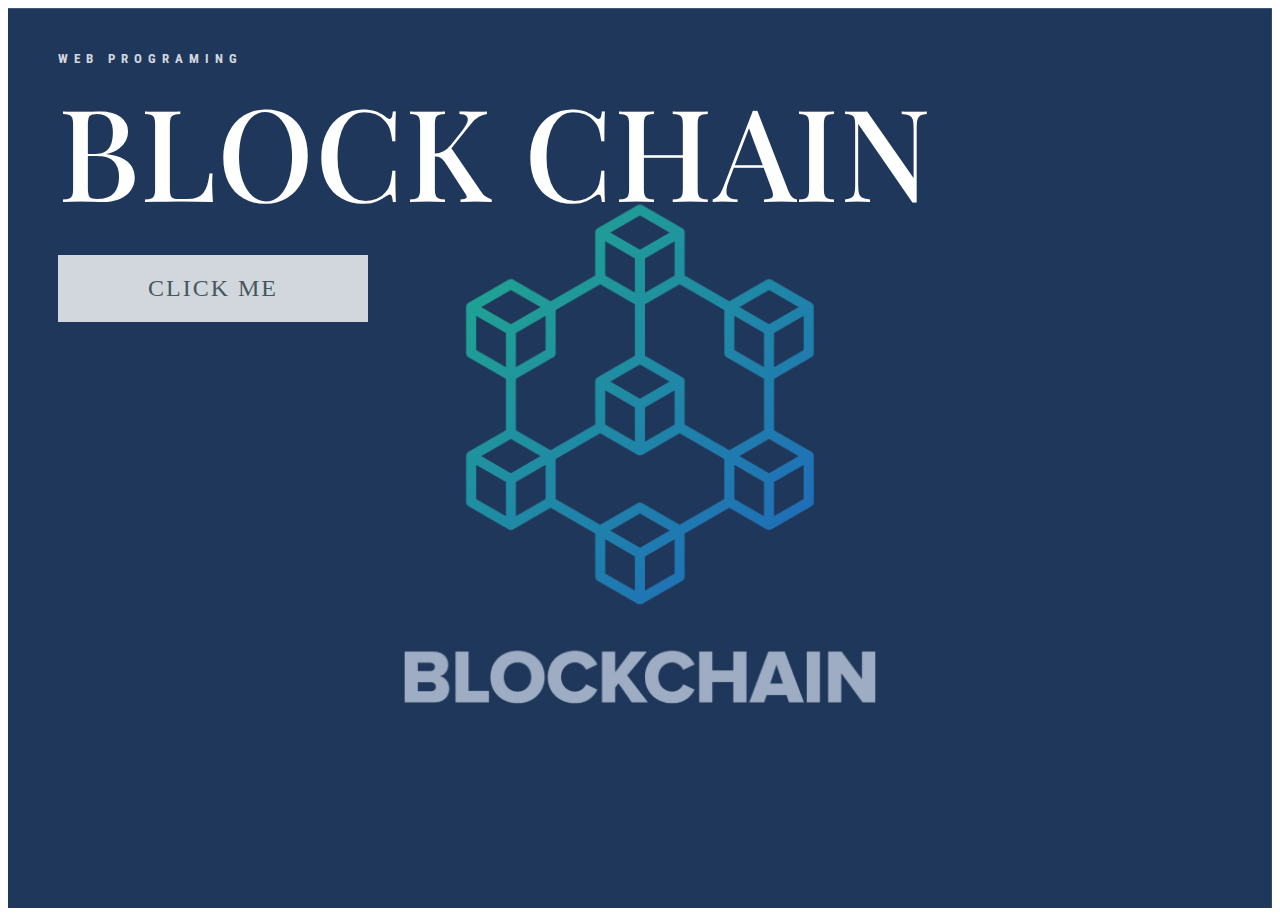
<file: index.html>
<!DOCTYPE html>
<html lang="ko">
  <head>
    <meta charset="UTF-8" />
    <title>Hero effect–Magazine</title>
    <link
      rel="stylesheet"
      href="https://public.codepenassets.com/css/normalize-5.0.0.min.css"
    />
    <style>
      .main-content {
        min-height: 1000px;
      }

      .hero {
        background-position: 50% 50%;
        background-repeat: no-repeat;
        background-size: cover;
        -webkit-backface-visibility: hidden;
        backface-visibility: hidden;
        height: 100vh;
        overflow: hidden;
        position: relative;
        width: 100%;
      }
      @media screen and (min-width: 640px) {
        .hero {
          background-position: 50% 0;
        }
      }
      .hero:after {
        background-color: rgba(62, 92, 135, 0.5);
        bottom: 0;
        content: '';
        left: -2000%;
        position: absolute;
        right: -2000%;
        top: 0;
        z-index: 1;
      }

      .hero-container {
        box-sizing: border-box;
        height: auto;
        padding: 30px 50px;
        position: relative;
        z-index: 2;
        transition-timing-function: cubic-bezier(0.7, 0, 0.3, 1);
        transition-duration: 1.2s;
      }
      @media screen and (min-width: 640px) {
        .hero-container {
          height: 100%;
        }
      }
      .hero-container p {
        color: white;
        font-family: 'Roboto Condensed', sans-serif;
        font-size: 13px;
        font-weight: bold;
        letter-spacing: 6px;
        opacity: 0.8;
        text-transform: uppercase;
        text-align: left;
      }

      .hero-button {
        background: rgba(255, 255, 255, 0.8);
        color: #44575b;
        font-size: 24px;
        float: left;
        text-transform: uppercase;
        letter-spacing: 2px;
        margin-top: 30px;
        padding: 20px 90px;
        text-decoration: none;
      }

      .hero-title {
        color: white;
        font-family: 'Playfair Display', serif;
        font-size: 17vw;
        font-weight: 500;
        letter-spacing: 1px;
        line-height: 1.1;
        margin: 5px 0;
        text-align: left;
        width: 85%;
      }
      @media screen and (min-width: 640px) {
        .hero-title {
          font-size: 10vw;
        }
      }

      .main-content {
        height: auto;
        padding: 30px 50px;
        position: relative;
        width: 60%;
      }

      .main-content p {
        color: #25373d;
        font-family: 'Playfair Display', serif;
        font-size: 18px;
        line-height: 1.5;
      }

      @-webkit-keyframes fadeInLeft {
        from {
          opacity: 0;
          transform: translate3d(-12px, 0, 0);
        }
        to {
          opacity: 1;
          transform: none;
        }
      }

      @keyframes fadeInLeft {
        from {
          opacity: 0;
          transform: translate3d(-12px, 0, 0);
        }
        to {
          opacity: 1;
          transform: none;
        }
      }
      .fadeInLeft {
        -webkit-animation-name: fadeInLeft;
        animation-name: fadeInLeft;
      }

      .animate {
        -webkit-animation-duration: 0.75s;
        animation-duration: 0.75s;
        -webkit-animation-fill-mode: both;
        animation-fill-mode: both;
        -webkit-animation-timing-function: cubic-bezier(0.2, 0.3, 0.25, 0.9);
        animation-timing-function: cubic-bezier(0.2, 0.3, 0.25, 0.9);
      }

      .delay {
        -webkit-animation-delay: 1s;
        animation-delay: 1s;
      }

      .delay-400 {
        -webkit-animation-delay: 0.4s;
        animation-delay: 0.4s;
      }

      .delay-500 {
        -webkit-animation-delay: 0.5s;
        animation-delay: 0.5s;
      }

      .delay-600 {
        -webkit-animation-delay: 0.6s;
        animation-delay: 0.6s;
      }

      .delay-700 {
        -webkit-animation-delay: 0.7s;
        animation-delay: 0.7s;
      }

      .delay-800 {
        -webkit-animation-delay: 0.8s;
        animation-delay: 0.8s;
      }
    </style>
    <script>
      /**
       * Hero fade transition
       */
      window.HeroFade_Object = {};
      (function (window, $, that) {
        // Constructor.
        that.init = function () {
          that.cache();

          if (that.meetsRequirements) {
            that.bindEvents();
          }
        };

        // Cache all the things.
        that.cache = function () {
          that.$c = {
            window: $(window),
            heroSelector: $('.hero'),
          };
        };

        // Combine all events.
        that.bindEvents = function () {
          that.$c.window.on('load', that.doHero);
        };

        // Do we meet the requirements?
        that.meetsRequirements = function () {
          return that.$c.heroSelector.length;
        };

        // Watch the user scroll position and fade the hero
        that.doHero = function () {
          $(window).scroll(function () {
            // transition the fade by dividing div height & opacity
            $('.hero').css(
              'opacity',
              1 - $(window).scrollTop() / $('.hero').height()
            );
          });
        };

        // Engage!
        $(that.init);
      })(window, jQuery, window.HeroFade_Object);
    </script>
  </head>
  <body>
    <!-- partial:index.partial.html -->
    <link
      href="https://fonts.googleapis.com/css?family=Playfair+Display:400,400italic,700|Roboto+Condensed:400,700"
      rel="stylesheet"
      type="text/css"
    />

    <section
      class="hero image-as-background"
      style="background-image: url('image/cover.jpg')"
    >
      <div class="hero-container">
        <p class="animate fadeInLeft delay-400">Web programing</p>
        <h1 class="hero-title animate fadeInLeft delay-600">BLOCK CHAIN</h1>
        <a
          href="index2.html"
          class="hero-button animate fadeInLeft delay-800"
          title="Click to see more"
          >Click Me</a
        >
      </div>
    </section>
  </body>
</html>
</file>
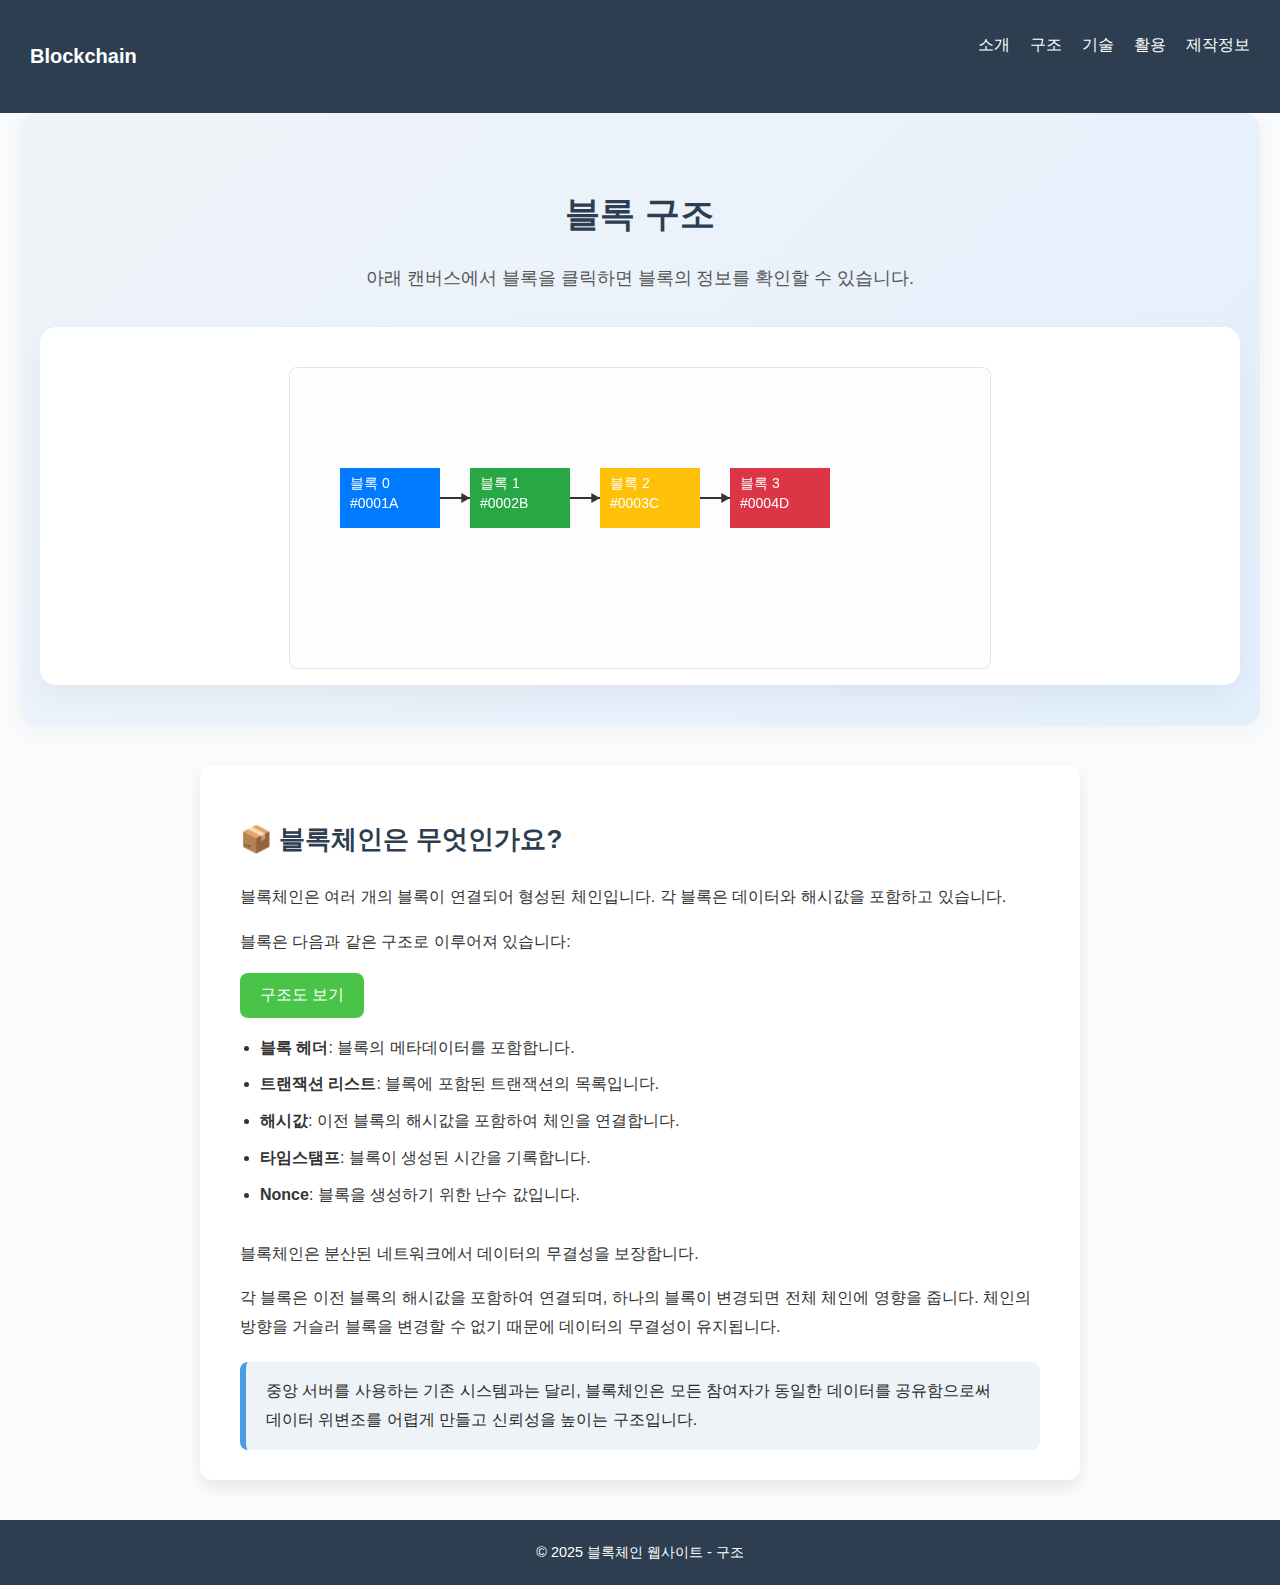
<file: demo.html>
<!DOCTYPE html>
<html lang="ko">
  <head>
    <meta charset="UTF-8" />
    <meta name="viewport" content="width=device-width, initial-scale=1.0" />
    <title>블록체인 소개</title>
    <link rel="stylesheet" href="styles.css" />
    <script defer src="script.js"></script>
    <style>
      body {
        font-family: 'Noto Sans KR', sans-serif;
        background-color: #f9fbfd;
        color: #333;
        line-height: 1.8;
        margin: 0;
        padding: 0;
      }

      .navbar {
        background-color: #2c3e50;
        padding: 15px 30px;
        color: white;
        display: flex;
        justify-content: space-between;
        align-items: center;
      }

      .logo {
        font-size: 20px;
        font-weight: bold;
      }

      .nav-links {
        list-style: none;
        display: flex;
        gap: 20px;
      }

      .nav-links li a {
        color: white;
        text-decoration: none;
      }

      .nav-links li a.active {
        color: #ffffff;
      }

      .burger {
        display: none;
        cursor: pointer;
      }

      .burger div {
        width: 25px;
        height: 3px;
        background-color: white;
        margin: 4px;
      }

      .section.demo-section {
        text-align: center;
        padding: 40px 20px;
      }

      .canvas-container {
        margin-top: 20px;
      }

      .container {
        max-width: 800px;
        margin: 40px auto;
        background: #fff;
        padding: 30px 40px;
        border-radius: 12px;
        box-shadow: 0 8px 16px rgba(0, 0, 0, 0.08);
      }

      h2 {
        color: #2c3e50;
        margin-bottom: 20px;
        font-size: 26px;
      }

      ul {
        padding-left: 20px;
        margin-bottom: 30px;
      }

      ul li {
        margin-bottom: 8px;
        position: relative;
      }

      .highlight-box {
        background-color: #eef3f8;
        border-left: 6px solid #4b9ae7;
        padding: 15px 20px;
        margin-top: 20px;
        border-radius: 8px;
        color: #2a2a2a;
      }

      img {
        max-width: 100%;
        display: block;
        margin: 20px auto;
      }

      .btn {
        background-color: #49c449;
        color: white;
        border: none;
        padding: 12px 20px;
        font-size: 16px;
        border-radius: 8px;
        cursor: pointer;
        transition: background-color 0.3s;
      }

            .popup-overlay {
        display: none;
        position: fixed;
        top: 0;
        left: 0;
        width: 100vw;
        height: 100vh;
        background-color: rgba(0, 0, 0, 0.7);
        justify-content: center;
        align-items: center;
        z-index: 1000;
      }

      .popup-content {
        position: relative;
        background: #fff;
        padding: 20px;
        border-radius: 8px;
        max-width: 90%;
        max-height: 90%;
        display: flex;
        flex-direction: column;
        align-items: center;
      }

      .popup-content img {
        max-width: 100%;
        max-height: 70vh;
        border-radius: 6px;
      }

      .close-btn {
        position: absolute;
        top: 10px;
        right: 15px;
        font-size: 24px;
        font-weight: bold;
        cursor: pointer;
      }

      .popup-nav {
        margin-top: 15px;
        display: flex;
        gap: 10px;
      }

      .popup-nav button {
        padding: 8px 12px;
        background-color: #333;
        color: white;
        border: none;
        border-radius: 4px;
        cursor: pointer;
      }

      .popup-nav button:hover {
        background-color: #555;
      }

    </style>
  </head>
  <body>
    <nav class="navbar">
      <div class="logo">Blockchain</div>
      <ul class="nav-links">
        <li><a href="index.html">소개</a></li>
        <li><a href="demo.html">구조</a></li>
        <li><a href="tech.html">기술</a></li>
        <li><a href="usage.html">활용</a></li>
        <li><a href="about.html" class="active">제작정보</a></li>
      </ul>
      <div class="burger" onclick="toggleMenu()">
        <div></div>
        <div></div>
        <div></div>
      </div>
    </nav>

    <section class="section demo-section">
      <h2>블록 구조</h2>
      <p>아래 캔버스에서 블록을 클릭하면 블록의 정보를 확인할 수 있습니다.</p>
      <div class="canvas-container">
        <canvas id="blockCanvas" width="700" height="300"></canvas>
      </div>
    </section>

    <div class="container">
      <h2>📦 블록체인은 무엇인가요?</h2>
      <p>
        블록체인은 여러 개의 블록이 연결되어 형성된 체인입니다. 각 블록은
        데이터와 해시값을 포함하고 있습니다.
      </p>
      <p>블록은 다음과 같은 구조로 이루어져 있습니다:</p>
      <!-- 구조도 보기 버튼 -->
<button class="btn" onclick="toggleImage()">구조도 보기</button>

<!-- 토글되는 이미지 (초기엔 숨김) -->
<img
  id="blockImage"
  src="image/blockchain_structure.png"
  alt="블록체인의 구조도"
  style="display: none; width: 600px; height: 300; margin: 20px auto;"
/>

<!-- 토글 스크립트 -->
<script>
  function toggleImage() {
    const img = document.getElementById('blockImage');
    const btn = document.querySelector('.btn');
    if (img.style.display === 'none' || img.style.display === '') {
      img.style.display = 'block';
      btn.textContent = '구조도 숨기기';
    } else {
      img.style.display = 'none';
      btn.textContent = '구조도 보기';
    }
  }
</script>


      <ul>
        <li><strong>블록 헤더</strong>: 블록의 메타데이터를 포함합니다.</li>
        <li><strong>트랜잭션 리스트</strong>: 블록에 포함된 트랜잭션의 목록입니다.</li>
        <li><strong>해시값</strong>: 이전 블록의 해시값을 포함하여 체인을 연결합니다.</li>
        <li><strong>타임스탬프</strong>: 블록이 생성된 시간을 기록합니다.</li>
        <li><strong>Nonce</strong>: 블록을 생성하기 위한 난수 값입니다.</li>
      </ul>

      <p>블록체인은 분산된 네트워크에서 데이터의 무결성을 보장합니다.</p>
      <p>
        각 블록은 이전 블록의 해시값을 포함하여 연결되며, 하나의 블록이
        변경되면 전체 체인에 영향을 줍니다. 체인의 방향을 거슬러 블록을
        변경할 수 없기 때문에 데이터의 무결성이 유지됩니다.
      </p>

      <div class="highlight-box">
        중앙 서버를 사용하는 기존 시스템과는 달리, 블록체인은 모든 참여자가
        동일한 데이터를 공유함으로써<br />
        데이터 위변조를 어렵게 만들고 신뢰성을 높이는 구조입니다.
      </div>
    </div>

    <footer style="text-align:center; padding: 20px;">© 2025 블록체인 웹사이트 - 구조</footer>


  </body>
</html>
</file>
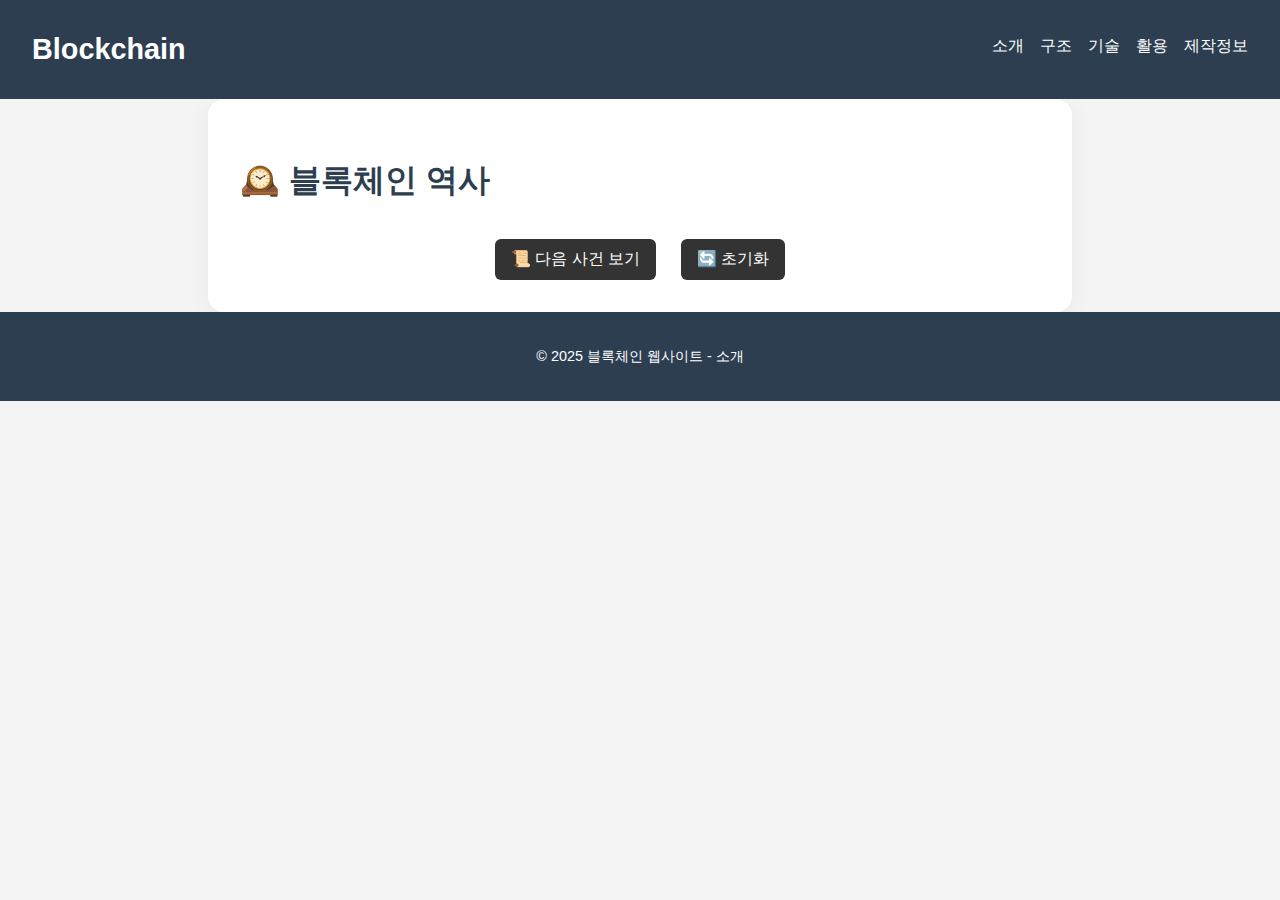
<file: index2.html>
<!DOCTYPE html>
<html lang="ko">
  <head>
    <meta charset="UTF-8" />
    <meta name="viewport" content="width=device-width, initial-scale=1.0" />
    <title>블록체인 역사</title>
    <link rel="stylesheet" href="styles.css" />
    <script defer src="script.js"></script>
    <style>
      body {
        font-family: 'Arial', sans-serif;
        margin: 0;
        background-color: #f4f4f4;
        color: #333;
      }

      .section {
        padding: 2rem;
        max-width: 800px;
        margin: auto;
      }

      .event-block {
        background-color: #fff;
        border: 2px solid #ccc;
        border-radius: 10px;
        padding: 1.5rem;
        margin: 1.5rem 0;
        box-shadow: 0 2px 8px rgba(0, 0, 0, 0.1);
      }

      .event-block img {
        width: 80px;
        display: block;
        margin-bottom: 10px;
      }

      .event-block a {
        color: #1976d2;
        text-decoration: underline;
      }

      .controls {
        text-align: center;
        margin-top: 2rem;
      }

      .controls button {
        padding: 10px 16px;
        font-size: 16px;
        margin: 0 10px;
        cursor: pointer;
        background-color: #333;
        color: white;
        border: none;
        border-radius: 6px;
      }

      .controls button:hover {
        background-color: #555;
      }
    </style>
  </head>
  <body>
    <nav class="navbar">
      <div class="logo">Blockchain</div>
      <ul class="nav-links">
        <li><a href="index.html">소개</a></li>
        <li><a href="demo.html">구조</a></li>
        <li><a href="tech.html">기술</a></li>
        <li><a href="usage.html">활용</a></li>
        <li><a href="about.html">제작정보</a></li>
      </ul>
      <div class="burger" onclick="toggleMenu()">
        <div></div>
        <div></div>
        <div></div>
      </div>
    </nav>

    <section class="section">
      <h1>🕰️ 블록체인 역사</h1>
      <div class="controls">
        <button onclick="addBlock()">📜 다음 사건 보기</button>
        <button onclick="resetBlocks()">🔄 초기화</button>
      </div>
      <div id="historyContainer"></div>
    </section>

    <script>
      const events = [
        {
          year: '2008년',
          title: '비트코인 백서 발표',
          desc: '사토시 나카모토가 블록체인 개념을 담은 논문 발표',
          image: 'image/bitcoin.png',
          link: 'https://blog.mexc.com/ko/who-is-satoshi-nakamoto/',
        },
        {
          year: '2009년',
          title: '비트코인 첫 거래',
          desc: '실제로 비트코인을 채굴하고 거래가 시작됨',
          image: 'image/bitcoin.png',
          link: 'https://kr.cointelegraph.com/learn/articles/what-is-bitcoin',
        },
        {
          year: '2015년',
          title: '이더리움 등장',
          desc: '스마트 계약이 가능한 블록체인 플랫폼 출현',
          image: 'image/ethereum.png',
          link: 'https://www.samsungsds.com/kr/insights/finance_series_ethereum.html',
        },
        {
          year: '2020년 이후',
          title: 'NFT, Web3 확산',
          desc: '블록체인이 다양한 분야로 확장됨',
          image: 'image/nft.png',
          link: 'https://shindonga.donga.com/economy/article/all/13/3295096/1',
        },
      ]

      let currentIndex = 0

      function addBlock() {
        if (currentIndex >= events.length) return

        const event = events[currentIndex]
        const container = document.getElementById('historyContainer')

        const block = document.createElement('div')
        block.className = 'event-block'
        block.innerHTML = `
          <img src="${event.image}" alt="${event.title}" />
          <p><strong>연도:</strong> ${event.year}</p>
          <p><strong>사건:</strong> <a href="${event.link}" target="_blank">${event.title}</a></p>
          <p><strong>설명:</strong> ${event.desc}</p>
        `
        container.appendChild(block)
        currentIndex++
      }

      function resetBlocks() {
        document.getElementById('historyContainer').innerHTML = ''
        currentIndex = 0
      }
    </script>
    <footer>© 2025 블록체인 웹사이트 - 소개</footer>
  </body>
</html>
</file>
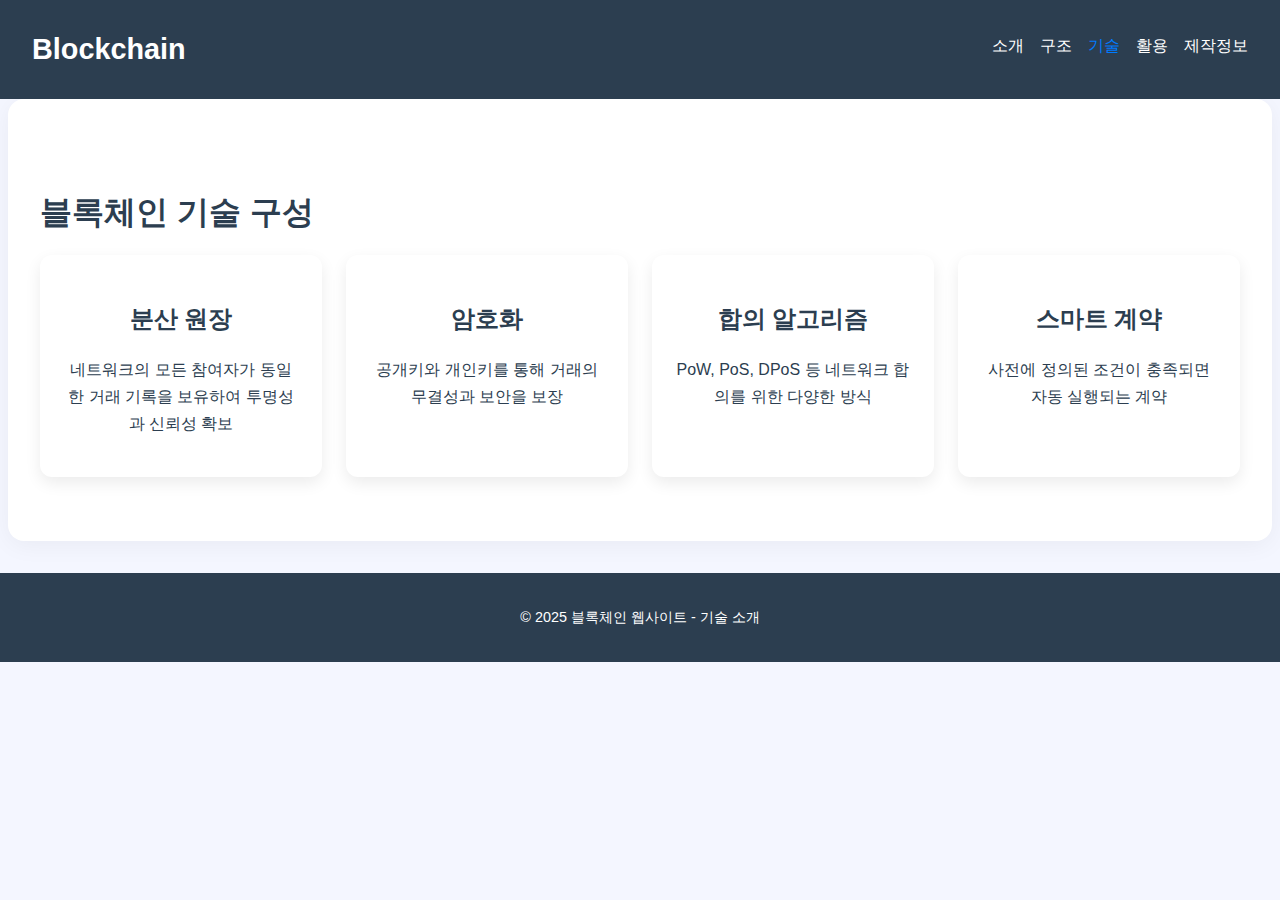
<file: tech.html>
<!-- tech.html -->
<!DOCTYPE html>
<html lang="ko">
  <head>
    <meta charset="UTF-8" />
    <meta name="viewport" content="width=device-width, initial-scale=1.0" />
    <title>블록체인 기술</title>
    <link rel="stylesheet" href="styles.css" />
    <script defer src="script.js"></script>
  </head>
  <body>
    <nav class="navbar">
      <div class="logo">Blockchain</div>
      <ul class="nav-links">
        <li><a href="index.html">소개</a></li>
        <li><a href="demo.html">구조</a></li>
        <li><a href="tech.html" class="active">기술</a></li>
        <li><a href="usage.html">활용</a></li>
        <li><a href="about.html">제작정보</a></li>
      </ul>
      <div class="burger" onclick="toggleMenu()">
        <div></div>
        <div></div>
        <div></div>
      </div>
    </nav>

    <section class="section">
      <h1>블록체인 기술 구성</h1>
      <div class="grid">
        <div class="card">
          <h2>분산 원장</h2>
          <p>
            네트워크의 모든 참여자가 동일한 거래 기록을 보유하여 투명성과 신뢰성
            확보
          </p>
        </div>
        <div class="card">
          <h2>암호화</h2>
          <p>공개키와 개인키를 통해 거래의 무결성과 보안을 보장</p>
        </div>
        <div class="card">
          <h2>합의 알고리즘</h2>
          <p>PoW, PoS, DPoS 등 네트워크 합의를 위한 다양한 방식</p>
        </div>
        <div class="card">
          <h2>스마트 계약</h2>
          <p>사전에 정의된 조건이 충족되면 자동 실행되는 계약</p>
        </div>
      </div>
    </section>

    <footer>© 2025 블록체인 웹사이트 - 기술 소개</footer>
  </body>
</html>
</file>
<file: styles.css>
/* styles.css */

:root {
  --main-bg: #f4f6ff;
  --card-bg: #ffffff;
  --primary-color: #2c3e50;
  --accent-color: #007bff;
  --light-gray: #dfe6e9;
  --dark-bg: #1e1e2f;
  --text-light: #f1f1f1;
}

body {
  margin: 0;
  font-family: 'Segoe UI', 'Pretendard', sans-serif;
  background: var(--main-bg);
  color: var(--primary-color);
  line-height: 1.7;
  transition: background 0.3s, color 0.3s;
}

.navbar {
  display: flex;
  justify-content: space-between;
  align-items: center;
  padding: 1rem 2rem;
  background-color: var(--primary-color);
  color: white;
  position: sticky;
  top: 0;
  z-index: 1000;
}

.logo {
  font-size: 1.8rem;
  font-weight: bold;
  color: white;
}

.nav-links {
  list-style: none;
  display: flex;
  gap: 1rem;
}

.nav-links li a {
  text-decoration: none;
  color: white;
  font-weight: 500;
  transition: color 0.3s;
}

.nav-links li a:hover,
.nav-links li a.active {
  color: var(--accent-color);
}

.burger {
  display: none;
  flex-direction: column;
  gap: 5px;
  cursor: pointer;
}

.burger div {
  width: 25px;
  height: 3px;
  background-color: white;
}

.section {
  padding: 4rem 2rem;
  max-width: 1200px;
  margin: auto;
  background: var(--card-bg);
  border-radius: 16px;
  margin-bottom: 2rem;
  box-shadow: 0 4px 24px rgba(0, 0, 0, 0.05);
  transition: all 0.3s;
}

.section h1,
.section h2 {
  color: var(--primary-color);
  margin-bottom: 1rem;
}

.grid {
  display: grid;
  grid-template-columns: repeat(auto-fit, minmax(220px, 1fr));
  gap: 1.5rem;
  margin-top: 1rem;
}

.card {
  padding: 1.5rem;
  background: var(--card-bg);
  border-radius: 12px;
  box-shadow: 0 6px 16px rgba(0, 0, 0, 0.08);
  text-align: center;
  font-size: 1rem;
  transition: transform 0.3s;
}

.card:hover {
  transform: translateY(-5px);
}

.responsive-demo {
  display: flex;
  flex-wrap: wrap;
  gap: 1rem;
  justify-content: space-around;
}

.box {
  flex: 1 1 240px;
  background: var(--accent-color);
  color: white;
  padding: 2rem;
  text-align: center;
  border-radius: 12px;
  font-size: 1.2rem;
  transition: background 0.3s;
}

.box:hover {
  background: #0056b3;
}

canvas {
  display: block;
  width: 100%;
  height: 300px;
  background-color: #ffffff;
  border: 1px solid var(--light-gray);
  margin-top: 1.5rem;
}

ul {
  padding-left: 1.5rem;
  margin: 1rem 0;
}

ul li {
  margin-bottom: 0.5rem;
}

footer {
  text-align: center;
  padding: 2rem;
  background-color: var(--primary-color);
  color: white;
  font-size: 0.9rem;
}

/* 반응형 메뉴 */
@media (max-width: 768px) {
  .nav-links {
    display: none;
    flex-direction: column;
    background: var(--primary-color);
    position: absolute;
    top: 60px;
    right: 0;
    padding: 1rem;
    width: 100%;
  }

  .nav-links.active {
    display: flex;
  }

  .burger {
    display: flex;
  }
}

/* demo.html 전용 강화 스타일 */
.demo-section {
  padding: 4rem 1rem;
  background: linear-gradient(135deg, #f0f4f8, #e3effd);
  text-align: center;
}

.demo-section h2 {
  font-size: 2.2rem;
  color: var(--primary-color);
  margin-bottom: 1rem;
}

.demo-section p {
  font-size: 1.1rem;
  color: #555;
  margin-bottom: 2rem;
}

.canvas-container {
  display: flex;
  justify-content: center;
  align-items: center;
  overflow-x: auto;
  padding: 1rem;
  border-radius: 16px;
  background-color: var(--card-bg);
  box-shadow: 0 10px 30px rgba(0, 0, 0, 0.05);
  max-width: 100%;
  margin: 0 auto;
}

canvas {
  border-radius: 8px;
  background-color: #fdfdfd;
  transition: box-shadow 0.3s ease;
  width: 700px;
  max-width: 100%;
  height: auto;
}

canvas:hover {
  box-shadow: 0 4px 20px rgba(0, 0, 0, 0.1);
}

/* 다크 모드 지원 */
body.dark-mode {
  background: var(--dark-bg);
  color: var(--text-light);
}

body.dark-mode .section,
body.dark-mode .card,
body.dark-mode .box {
  background: #2c2c3e;
  color: var(--text-light);
}

body.dark-mode .navbar,
body.dark-mode footer {
  background-color: #121220;
}

#team {
  text-align: center;
  margin: 0 auto;
}

#team li {
  list-style: none;
  padding-left: 0px;
}

.button-usage li {
  display: flex;
  align-items: center;
  justify-content: space-between;
  padding: 5px 0;
}

.button-usage .text {
  display: inline;
}

.button-usage .btn {
  margin-left: 10px;
}
.button-usage .btn {
  padding: 6px 12px;
  background-color: #2c3e50;
  color: rgb(255, 255, 255);
  border: none;
  border-radius: 4px; /* 모서리 둥글게 */
  cursor: pointer;
  transition: background-color 0.3s ease, transform 0.2s ease;
  font-size: 14px;
}

.button-usage .btn:hover {
  background-color: #2c3e50;
  transform: translateY(-2px);
}
.popup-overlay {
  display: none; 
  position: fixed;
  top: 0;
  left: 0;
  width: 100%;
  height: 100%;
  background-color: rgba(0, 0, 0, 0.7); /* 어두운 배경 */
  justify-content: center;
  align-items: center;
  z-index: 999;
}

.popup-content {
  background: white;
  padding: 20px;
  border-radius: 8px;
  max-width: 90%;
  max-height: 80%;
  overflow: auto;
  position: relative;
}

.popup-content img {
  max-width: 100%;
  height: auto;
  display: block;
}

.close-btn {
  position: absolute;
  top: 10px;
  right: 15px;
  font-size: 24px;
  cursor: pointer;
  color: #333;
}

.blockchain_structure-pic {
  display: flex;
  flex-direction: column;
  align-items: center;
  justify-content: center;
}
</file>
